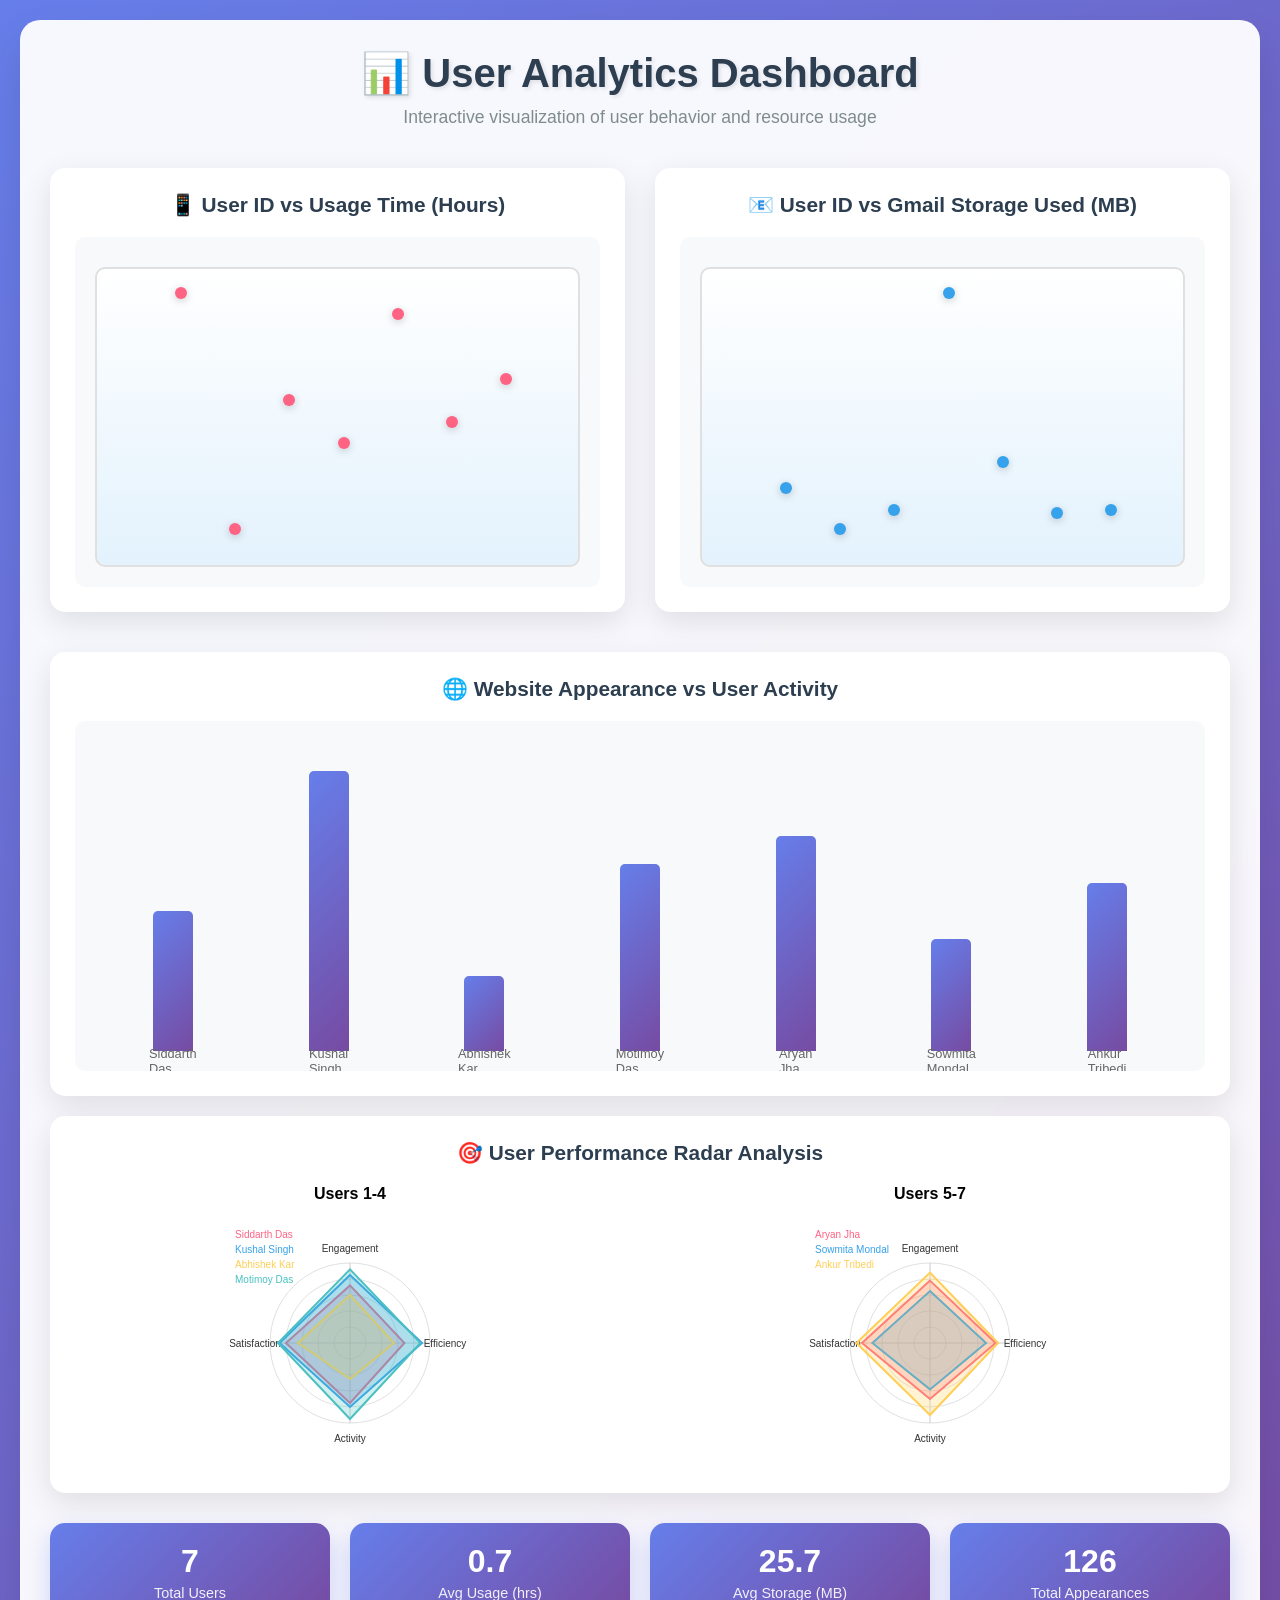
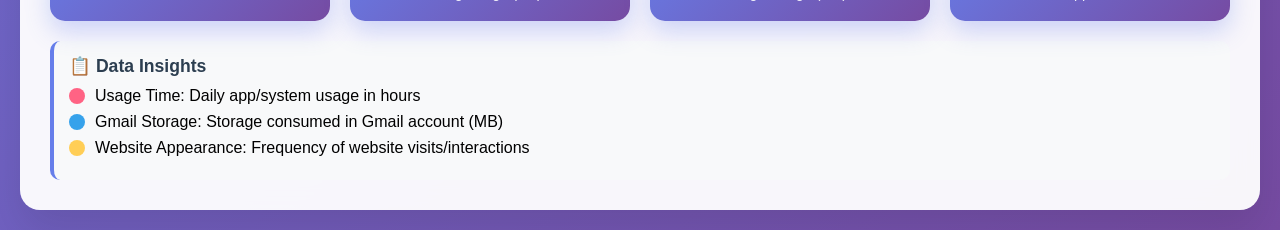
<file: week5/admindashboard.html>
<!DOCTYPE html>
<html lang="en">
<head>
    <meta charset="UTF-8">
    <meta name="viewport" content="width=device-width, initial-scale=1.0">
    <title>User Analytics Dashboard</title>
    <style>
        * {
            margin: 0;
            padding: 0;
            box-sizing: border-box;
        }

        body {
            font-family: 'Segoe UI', Tahoma, Geneva, Verdana, sans-serif;
            background: linear-gradient(135deg, #667eea 0%, #764ba2 100%);
            min-height: 100vh;
            padding: 20px;
        }

        .container {
            max-width: 1400px;
            margin: 0 auto;
            background: rgba(255, 255, 255, 0.95);
            border-radius: 20px;
            padding: 30px;
            box-shadow: 0 20px 40px rgba(0, 0, 0, 0.1);
            backdrop-filter: blur(10px);
        }

        .header {
            text-align: center;
            margin-bottom: 40px;
        }

        .header h1 {
            color: #2c3e50;
            font-size: 2.5em;
            margin-bottom: 10px;
            text-shadow: 2px 2px 4px rgba(0, 0, 0, 0.1);
        }

        .header p {
            color: #7f8c8d;
            font-size: 1.1em;
        }

        .charts-grid {
            display: grid;
            grid-template-columns: 1fr 1fr;
            gap: 30px;
            margin-bottom: 40px;
        }

        .chart-container {
            background: white;
            border-radius: 15px;
            padding: 25px;
            box-shadow: 0 10px 30px rgba(0, 0, 0, 0.1);
            transition: transform 0.3s ease, box-shadow 0.3s ease;
        }

        .chart-container:hover {
            transform: translateY(-5px);
            box-shadow: 0 15px 40px rgba(0, 0, 0, 0.15);
        }

        .chart-title {
            font-size: 1.3em;
            color: #2c3e50;
            margin-bottom: 20px;
            text-align: center;
            font-weight: 600;
        }

        .chart-wrapper {
            position: relative;
            height: 350px;
            display: flex;
            align-items: flex-end;
            justify-content: space-around;
            background: #f8f9fa;
            border-radius: 10px;
            padding: 20px;
            overflow: hidden;
        }

        .scatter-chart {
            position: relative;
            width: 100%;
            height: 300px;
            background: linear-gradient(to top, #e3f2fd 0%, #ffffff 100%);
            border-radius: 10px;
            border: 2px solid #e0e0e0;
        }

        .scatter-point {
            position: absolute;
            width: 12px;
            height: 12px;
            border-radius: 50%;
            cursor: pointer;
            transition: all 0.3s ease;
            box-shadow: 0 2px 8px rgba(0, 0, 0, 0.2);
        }

        .scatter-point:hover {
            transform: scale(1.5);
            box-shadow: 0 4px 16px rgba(0, 0, 0, 0.3);
        }

        .usage-point { background: #ff6384; }
        .storage-point { background: #36a2eb; }
        .appearance-point { background: #ffce56; }

        .bar {
            background: linear-gradient(135deg, #667eea, #764ba2);
            border-radius: 5px 5px 0 0;
            min-height: 5px;
            width: 40px;
            margin: 0 5px;
            position: relative;
            transition: all 0.3s ease;
            cursor: pointer;
        }

        .bar:hover {
            filter: brightness(1.2);
            transform: translateY(-5px);
        }

        .bar-label {
            position: absolute;
            bottom: -25px;
            left: 50%;
            transform: translateX(-50%);
            font-size: 0.8em;
            color: #666;
            font-weight: 500;
        }

        .bar-value {
            position: absolute;
            top: -25px;
            left: 50%;
            transform: translateX(-50%);
            font-size: 0.8em;
            color: #333;
            font-weight: bold;
            background: rgba(255, 255, 255, 0.9);
            padding: 2px 6px;
            border-radius: 4px;
            opacity: 0;
            transition: opacity 0.3s ease;
        }

        .bar:hover .bar-value {
            opacity: 1;
        }

        .radar-section {
            background: white;
            border-radius: 15px;
            padding: 25px;
            box-shadow: 0 10px 30px rgba(0, 0, 0, 0.1);
            margin-top: 20px;
        }

        .radar-container {
            display: grid;
            grid-template-columns: repeat(auto-fit, minmax(300px, 1fr));
            gap: 30px;
        }

        .radar-chart {
            position: relative;
            width: 250px;
            height: 250px;
            margin: 0 auto;
        }

        .radar-svg {
            width: 100%;
            height: 100%;
        }

        .stats-grid {
            display: grid;
            grid-template-columns: repeat(auto-fit, minmax(200px, 1fr));
            gap: 20px;
            margin-top: 30px;
        }

        .stat-card {
            background: linear-gradient(135deg, #667eea, #764ba2);
            color: white;
            padding: 20px;
            border-radius: 15px;
            text-align: center;
            box-shadow: 0 10px 25px rgba(102, 126, 234, 0.3);
        }

        .stat-value {
            font-size: 2em;
            font-weight: bold;
            margin-bottom: 5px;
        }

        .stat-label {
            font-size: 0.9em;
            opacity: 0.9;
        }

        .legend {
            margin-top: 20px;
            padding: 15px;
            background: #f8f9fa;
            border-radius: 10px;
            border-left: 4px solid #667eea;
        }

        .legend h3 {
            color: #2c3e50;
            margin-bottom: 10px;
            font-size: 1.1em;
        }

        .legend-item {
            display: flex;
            align-items: center;
            margin-bottom: 8px;
        }

        .legend-color {
            width: 16px;
            height: 16px;
            border-radius: 50%;
            margin-right: 10px;
        }

        .tooltip {
            position: absolute;
            background: rgba(0, 0, 0, 0.8);
            color: white;
            padding: 8px 12px;
            border-radius: 6px;
            font-size: 0.8em;
            pointer-events: none;
            opacity: 0;
            transition: opacity 0.3s ease;
            z-index: 1000;
        }

        @media (max-width: 768px) {
            .charts-grid {
                grid-template-columns: 1fr;
            }
            
            .container {
                padding: 20px;
            }
            
            .header h1 {
                font-size: 2em;
            }
        }
    </style>
</head>
<body>
    <div class="container">
        <div class="header">
            <h1>📊 User Analytics Dashboard</h1>
            <p>Interactive visualization of user behavior and resource usage</p>
        </div>

        <div class="charts-grid">
            <div class="chart-container">
                <div class="chart-title">📱 User ID vs Usage Time (Hours)</div>
                <div class="chart-wrapper">
                    <div class="scatter-chart" id="usageTimeChart"></div>
                </div>
            </div>

            <div class="chart-container">
                <div class="chart-title">📧 User ID vs Gmail Storage Used (MB)</div>
                <div class="chart-wrapper">
                    <div class="scatter-chart" id="gmailStorageChart"></div>
                </div>
            </div>
        </div>

        <div class="chart-container">
            <div class="chart-title">🌐 Website Appearance vs User Activity</div>
            <div class="chart-wrapper" id="websiteAppearanceChart"></div>
        </div>

        <div class="radar-section">
            <div class="chart-title">🎯 User Performance Radar Analysis</div>
            <div class="radar-container">
                <div>
                    <h4 style="text-align: center; margin-bottom: 15px;">Users 1-4</h4>
                    <div class="radar-chart">
                        <svg class="radar-svg" id="radarChart1"></svg>
                    </div>
                </div>
                <div>
                    <h4 style="text-align: center; margin-bottom: 15px;">Users 5-7</h4>
                    <div class="radar-chart">
                        <svg class="radar-svg" id="radarChart2"></svg>
                    </div>
                </div>
            </div>
        </div>

        <div class="stats-grid">
            <div class="stat-card">
                <div class="stat-value">7</div>
                <div class="stat-label">Total Users</div>
            </div>
            <div class="stat-card">
                <div class="stat-value" id="avgUsage">0</div>
                <div class="stat-label">Avg Usage (hrs)</div>
            </div>
            <div class="stat-card">
                <div class="stat-value" id="avgStorage">0</div>
                <div class="stat-label">Avg Storage (MB)</div>
            </div>
            <div class="stat-card">
                <div class="stat-value" id="totalAppearances">0</div>
                <div class="stat-label">Total Appearances</div>
            </div>
        </div>

        <div class="legend">
            <h3>📋 Data Insights</h3>
            <div class="legend-item">
                <div class="legend-color" style="background: #FF6384;"></div>
                <span>Usage Time: Daily app/system usage in hours</span>
            </div>
            <div class="legend-item">
                <div class="legend-color" style="background: #36A2EB;"></div>
                <span>Gmail Storage: Storage consumed in Gmail account (MB)</span>
            </div>
            <div class="legend-item">
                <div class="legend-color" style="background: #FFCE56;"></div>
                <span>Website Appearance: Frequency of website visits/interactions</span>
            </div>
        </div>
    </div>

    <div class="tooltip" id="tooltip"></div>

    <script>
        // ========== REPLACE THIS DATA WITH YOUR ACTUAL DATA ==========
        const userData = {
            userIds: ['Siddarth Das', 'Kushal Singh', 'Abhishek Kar', 'Motimoy Das', 'Aryan Jha', 'Sowmita Mondal', 'Ankur Tribedi'],
            usageTime: [1.2, 0.1, 0.7, 0.5, 1.1, 0.6, 0.8],
            gmailStorage: [19, 2, 10, 100, 30, 8.9, 10.1],
            websiteAppearances: [15, 30, 8, 20, 23, 12, 18],
            performanceMetrics: {
                engagement: [72, 85, 60, 92, 78, 65, 88],
                efficiency: [68, 90, 55, 88, 82, 70, 85],
                activity: [75, 80, 45, 95, 70, 58, 90],
                satisfaction: [80, 88, 65, 90, 85, 72, 92]
            }
        };
        // ============================================================

        // Calculate statistics
        const avgUsage = (userData.usageTime.reduce((a, b) => a + b, 0) / userData.usageTime.length).toFixed(1);
        const avgStorage = (userData.gmailStorage.reduce((a, b) => a + b, 0) / userData.gmailStorage.length).toFixed(1);
        const totalAppearances = userData.websiteAppearances.reduce((a, b) => a + b, 0);

        document.getElementById('avgUsage').textContent = avgUsage;
        document.getElementById('avgStorage').textContent = avgStorage;
        document.getElementById('totalAppearances').textContent = totalAppearances;

        // Tooltip functionality
        const tooltip = document.getElementById('tooltip');

        function showTooltip(event, text) {
            tooltip.textContent = text;
            tooltip.style.left = event.pageX + 10 + 'px';
            tooltip.style.top = event.pageY - 30 + 'px';
            tooltip.style.opacity = '1';
        }

        function hideTooltip() {
            tooltip.style.opacity = '0';
        }

        // Create Usage Time Scatter Chart
        function createScatterChart(containerId, data, className, label) {
            const container = document.getElementById(containerId);
            const maxValue = Math.max(...data);
            const minValue = Math.min(...data);
            const range = maxValue - minValue || 1;

            data.forEach((value, index) => {
                const point = document.createElement('div');
                point.className = `scatter-point ${className}`;
                
                const x = ((index + 1) / 8) * 90 + 5; // 5% to 95% of width
                const y = ((value - minValue) / range) * 80 + 10; // 10% to 90% of height
                
                point.style.left = x + '%';
                point.style.bottom = y + '%';
                
                point.addEventListener('mouseenter', (e) => {
                    showTooltip(e, `${userData.userIds[index]}: ${value} ${label}`);
                });
                
                point.addEventListener('mouseleave', hideTooltip);
                
                container.appendChild(point);
            });
        }

        // Create Usage Time Chart
        createScatterChart('usageTimeChart', userData.usageTime, 'usage-point', 'hours');

        // Create Gmail Storage Chart
        createScatterChart('gmailStorageChart', userData.gmailStorage, 'storage-point', 'GB');

        // Create Website Appearance Bar Chart
        function createBarChart() {
            const container = document.getElementById('websiteAppearanceChart');
            const maxValue = Math.max(...userData.websiteAppearances);

            userData.websiteAppearances.forEach((value, index) => {
                const bar = document.createElement('div');
                bar.className = 'bar';
                bar.style.height = (value / maxValue) * 280 + 'px';
                
                const label = document.createElement('div');
                label.className = 'bar-label';
                label.textContent = userData.userIds[index];
                bar.appendChild(label);
                
                const valueLabel = document.createElement('div');
                valueLabel.className = 'bar-value';
                valueLabel.textContent = value;
                bar.appendChild(valueLabel);
                
                container.appendChild(bar);
            });
        }

        createBarChart();

        // Create Radar Charts
        function createRadarChart(svgId, userIndices) {
            const svg = document.getElementById(svgId);
            const size = 250;
            const center = size / 2;
            const radius = 80;
            
            svg.setAttribute('viewBox', `0 0 ${size} ${size}`);
            
            // Create background grid
            const levels = 5;
            for (let i = 1; i <= levels; i++) {
                const circle = document.createElementNS('http://www.w3.org/2000/svg', 'circle');
                circle.setAttribute('cx', center);
                circle.setAttribute('cy', center);
                circle.setAttribute('r', (radius * i) / levels);
                circle.setAttribute('fill', 'none');
                circle.setAttribute('stroke', '#e0e0e0');
                circle.setAttribute('stroke-width', '1');
                svg.appendChild(circle);
            }
            
            // Create axis lines and labels
            const metrics = ['Engagement', 'Efficiency', 'Activity', 'Satisfaction'];
            const angles = metrics.map((_, i) => (i * 2 * Math.PI) / metrics.length - Math.PI / 2);
            
            angles.forEach((angle, i) => {
                const x2 = center + Math.cos(angle) * radius;
                const y2 = center + Math.sin(angle) * radius;
                
                const line = document.createElementNS('http://www.w3.org/2000/svg', 'line');
                line.setAttribute('x1', center);
                line.setAttribute('y1', center);
                line.setAttribute('x2', x2);
                line.setAttribute('y2', y2);
                line.setAttribute('stroke', '#ccc');
                line.setAttribute('stroke-width', '1');
                svg.appendChild(line);
                
                // Add labels
                const labelX = center + Math.cos(angle) * (radius + 15);
                const labelY = center + Math.sin(angle) * (radius + 15);
                
                const text = document.createElementNS('http://www.w3.org/2000/svg', 'text');
                text.setAttribute('x', labelX);
                text.setAttribute('y', labelY);
                text.setAttribute('text-anchor', 'middle');
                text.setAttribute('dominant-baseline', 'central');
                text.setAttribute('font-size', '10');
                text.setAttribute('fill', '#333');
                text.textContent = metrics[i];
                svg.appendChild(text);
            });
            
            // Draw user data
            const colors = ['#ff6384', '#36a2eb', '#ffce56', '#4bc0c0', '#9966ff', '#ff9f40', '#c9cbcf'];
            
            userIndices.forEach((userIndex, i) => {
                const values = [
                    userData.performanceMetrics.engagement[userIndex],
                    userData.performanceMetrics.efficiency[userIndex],
                    userData.performanceMetrics.activity[userIndex],
                    userData.performanceMetrics.satisfaction[userIndex]
                ];
                
                const points = angles.map((angle, j) => {
                    const value = values[j] / 100; // Normalize to 0-1
                    const x = center + Math.cos(angle) * radius * value;
                    const y = center + Math.sin(angle) * radius * value;
                    return `${x},${y}`;
                }).join(' ');
                
                const polygon = document.createElementNS('http://www.w3.org/2000/svg', 'polygon');
                polygon.setAttribute('points', points);
                polygon.setAttribute('fill', colors[i] + '40');
                polygon.setAttribute('stroke', colors[i]);
                polygon.setAttribute('stroke-width', '2');
                svg.appendChild(polygon);
                
                // Add user label
                const text = document.createElementNS('http://www.w3.org/2000/svg', 'text');
                text.setAttribute('x', 10);
                text.setAttribute('y', 20 + i * 15);
                text.setAttribute('font-size', '10');
                text.setAttribute('fill', colors[i]);
                text.textContent = userData.userIds[userIndex];
                svg.appendChild(text);
            });
        }

        // Create radar charts
        createRadarChart('radarChart1', [0, 1, 2, 3]);
        createRadarChart('radarChart2', [4, 5, 6]);

        console.log('Dashboard created successfully!');
    </script>
</body>
</html>
</file>
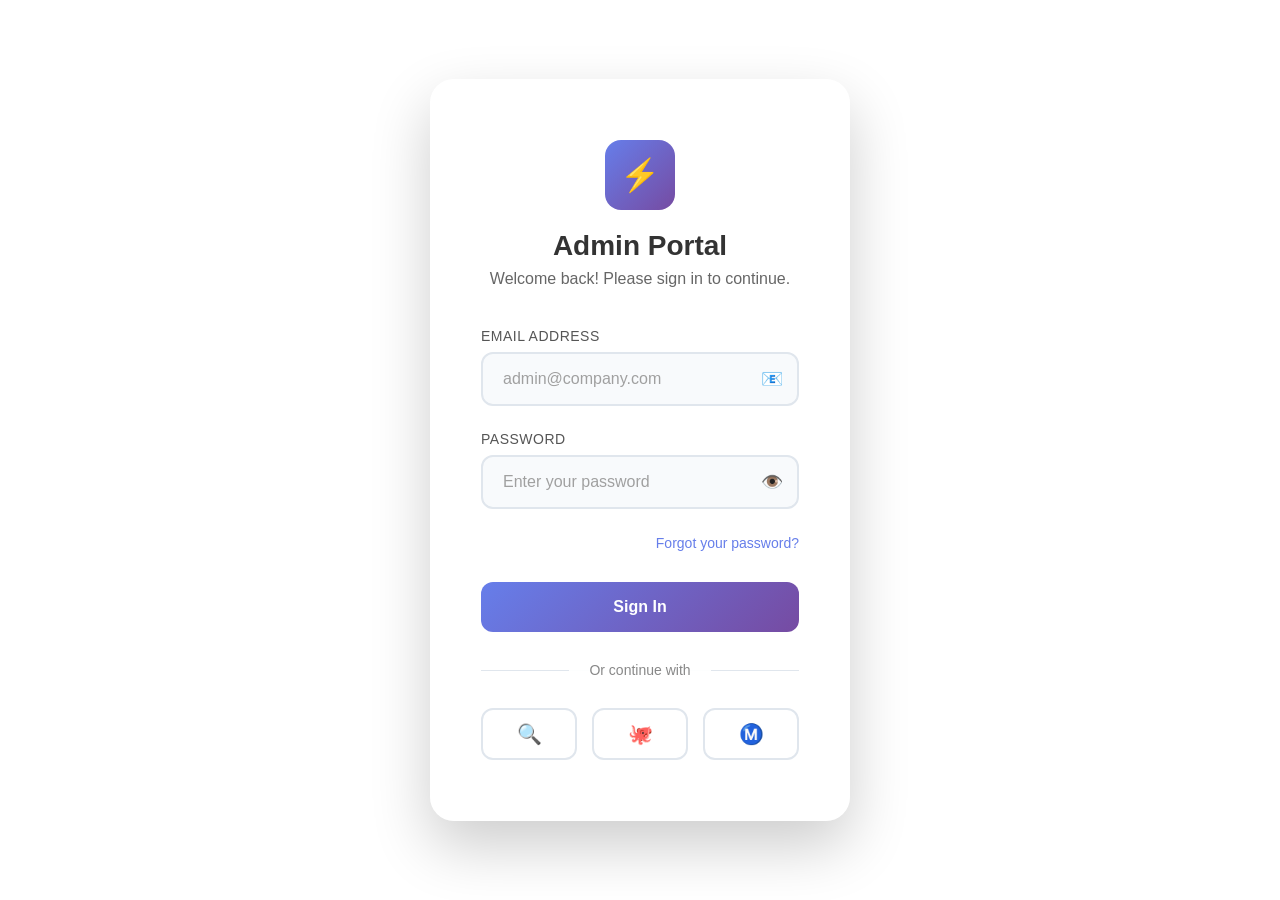
<file: week5/adminlogin.html>
<!DOCTYPE html>
<html lang="en">
<head>
    <meta charset="UTF-8">
    <meta name="viewport" content="width=device-width, initial-scale=1.0">
    <title>Admin Login - Dashboard</title>
    <style>
        * {
            margin: 0;
            padding: 0;
            box-sizing: border-box;
        }

        body {
            display: flex;
            justify-content: center;
            align-items: center;
            min-height: 100vh; /* full height */
            position: relative;
            font-family: 'Segoe UI', Tahoma, Geneva, Verdana, sans-serif;
            background-image: url('https://www.theworkathomewoman.com/wp-content/uploads/Young-woman-looking-at-data-analytics-from-la.png');
            background-size: cover;
            background-position: center;
        }


        /* Animated background particles */
        .particles {
            position: absolute;
            top: 0;
            left: 0;
            width: 100%;
            height: 100%;
            pointer-events: none;
            z-index: 1;
        }

        .particle {
            position: absolute;
            width: 4px;
            height: 4px;
            background: rgba(255, 255, 255, 0.3);
            border-radius: 50%;
            animation: float 8s infinite linear;
        }

        @keyframes float {
            0% {
                transform: translateY(100vh) rotate(0deg);
                opacity: 0;
            }
            10% {
                opacity: 1;
            }
            90% {
                opacity: 1;
            }
            100% {
                transform: translateY(-100px) rotate(360deg);
                opacity: 0;
            }
        }

        .login-container {
            background: transparent;
            backdrop-filter: blur(20px);
            border-radius: 24px;
            padding: 60px 50px;
            width: 420px;
            box-shadow: 0 25px 60px rgba(0, 0, 0, 0.2);
            border: 1px solid rgba(255, 255, 255, 0.3);
            position: relative;
            z-index: 10;
            transform: translateY(20px);
            animation: slideUp 0.8s ease-out forwards;
        }

        @keyframes slideUp {
            to {
                transform: translateY(0);
            }
        }

        .logo {
            text-align: center;
            margin-bottom: 40px;
        }

        .logo-icon {
            width: 70px;
            height: 70px;
            background: linear-gradient(135deg, #667eea, #764ba2);
            border-radius: 16px;
            margin: 0 auto 20px;
            display: flex;
            align-items: center;
            justify-content: center;
            position: relative;
            transform: rotate(0deg);
            transition: transform 0.3s ease;
        }

        .logo-icon:hover {
            transform: rotate(5deg);
        }

        .logo-icon::before {
            content: '⚡';
            font-size: 32px;
            color: white;
        }

        h1 {
            color: #333;
            font-size: 28px;
            font-weight: 600;
            margin-bottom: 8px;
        }

        .subtitle {
            color: #666;
            font-size: 16px;
            margin-bottom: 40px;
        }

        .form-group {
            margin-bottom: 25px;
            position: relative;
        }

        .form-group label {
            display: block;
            color: #555;
            font-weight: 500;
            margin-bottom: 8px;
            font-size: 14px;
            text-transform: uppercase;
            letter-spacing: 0.5px;
        }

        .input-container {
            position: relative;
        }

        .form-group input {
            width: 100%;
            padding: 16px 20px;
            border: 2px solid #e0e6ed;
            border-radius: 12px;
            font-size: 16px;
            background: #f8fafc;
            transition: all 0.3s ease;
            outline: none;
        }

        .form-group input:focus {
            border-color: #667eea;
            background: white;
            box-shadow: 0 0 0 4px rgba(102, 126, 234, 0.1);
            transform: translateY(-2px);
        }

        .form-group input::placeholder {
            color: #a0a0a0;
        }

        .input-icon {
            position: absolute;
            right: 16px;
            top: 50%;
            transform: translateY(-50%);
            color: #a0a0a0;
            font-size: 18px;
            transition: color 0.3s ease;
        }

        .form-group input:focus + .input-icon {
            color: #667eea;
        }

        .forgot-password {
            text-align: right;
            margin-bottom: 30px;
        }

        .forgot-password a {
            color: #667eea;
            text-decoration: none;
            font-size: 14px;
            font-weight: 500;
            transition: color 0.3s ease;
        }

        .forgot-password a:hover {
            color: #764ba2;
            text-decoration: underline;
        }

        .login-btn {
            width: 100%;
            padding: 16px;
            background: linear-gradient(135deg, #667eea 0%, #764ba2 100%);
            color: white;
            border: none;
            border-radius: 12px;
            font-size: 16px;
            font-weight: 600;
            cursor: pointer;
            transition: all 0.3s ease;
            position: relative;
            overflow: hidden;
        }

        .login-btn:hover {
            transform: translateY(-2px);
            box-shadow: 0 15px 35px rgba(102, 126, 234, 0.4);
        }

        .login-btn:active {
            transform: translateY(0);
        }

        .login-btn::before {
            content: '';
            position: absolute;
            top: 0;
            left: -100%;
            width: 100%;
            height: 100%;
            background: linear-gradient(90deg, transparent, rgba(255, 255, 255, 0.3), transparent);
            transition: left 0.5s;
        }

        .login-btn:hover::before {
            left: 100%;
        }

        .divider {
            text-align: center;
            margin: 30px 0;
            position: relative;
            color: #888;
            font-size: 14px;
        }

        .divider::before {
            content: '';
            position: absolute;
            top: 50%;
            left: 0;
            right: 0;
            height: 1px;
            background: #e0e6ed;
            z-index: 1;
        }

        .divider span {
            background: rgba(255, 255, 255, 0.95);
            padding: 0 20px;
            position: relative;
            z-index: 2;
        }

        .social-login {
            display: flex;
            gap: 15px;
        }

        .social-btn {
            flex: 1;
            padding: 12px;
            border: 2px solid #e0e6ed;
            background: white;
            border-radius: 12px;
            cursor: pointer;
            transition: all 0.3s ease;
            display: flex;
            align-items: center;
            justify-content: center;
            font-size: 20px;
        }

        .social-btn:hover {
            border-color: #667eea;
            transform: translateY(-2px);
            box-shadow: 0 8px 25px rgba(0, 0, 0, 0.1);
        }

        .loading {
            display: none;
            margin-left: 10px;
        }

        .spinner {
            width: 20px;
            height: 20px;
            border: 2px solid #ffffff;
            border-top: 2px solid transparent;
            border-radius: 50%;
            animation: spin 1s linear infinite;
        }

        @keyframes spin {
            0% { transform: rotate(0deg); }
            100% { transform: rotate(360deg); }
        }

        .error-message {
            background: #fee;
            color: #c33;
            padding: 12px;
            border-radius: 8px;
            margin-bottom: 20px;
            border-left: 4px solid #c33;
            display: none;
            animation: shake 0.5s ease-in-out;
        }

        @keyframes shake {
            0%, 100% { transform: translateX(0); }
            25% { transform: translateX(-5px); }
            75% { transform: translateX(5px); }
        }

        .success-message {
            background: #efe;
            color: #363;
            padding: 12px;
            border-radius: 8px;
            margin-bottom: 20px;
            border-left: 4px solid #363;
            display: none;
        }

        @media (max-width: 480px) {
            .login-container {
                width: 90%;
                padding: 40px 30px;
                margin: 20px;
            }
            
            h1 {
                font-size: 24px;
            }
        }
    </style>
</head>
<body>
    <div class="particles" id="particles"></div>
    
    <div class="login-container">
        <div class="logo">
            <div class="logo-icon"></div>
            <h1>Admin Portal</h1>
            <p class="subtitle">Welcome back! Please sign in to continue.</p>
        </div>

        <div class="error-message" id="errorMessage">
            Invalid credentials. Please try again.
        </div>

        <div class="success-message" id="successMessage">
            Login successful! Redirecting...
        </div>

        <form id="loginForm">
            <div class="form-group">
                <label for="email">Email Address</label>
                <div class="input-container">
                    <input type="email" id="email" name="email" placeholder="admin@company.com" required>
                    <span class="input-icon">📧</span>
                </div>
            </div>

            <div class="form-group">
                <label for="password">Password</label>
                <div class="input-container">
                    <input type="password" id="password" name="password" placeholder="Enter your password" required>
                    <span class="input-icon" id="passwordToggle" style="cursor: pointer;">👁️</span>
                </div>
            </div>

            <div class="forgot-password">
                <a href="#" id="forgotPassword">Forgot your password?</a>
            </div>

            <button type="submit" class="login-btn" id="loginBtn" onclick="window.open('adminpage.html')">
                Sign In
                <div class="loading" id="loading">
                    <div class="spinner"></div>
                </div>
            </button>
        </form>

        <div class="divider">
            <span>Or continue with</span>
        </div>

        <div class="social-login">
            <button class="social-btn" id="googleLogin" title="Continue with Google">🔍</button>
            <button class="social-btn" id="githubLogin" title="Continue with GitHub">🐙</button>
            <button class="social-btn" id="microsoftLogin" title="Continue with Microsoft">Ⓜ️</button>
        </div>
    </div>

    <script>
        // Create floating particles
        function createParticles() {
            const particlesContainer = document.getElementById('particles');
            const particleCount = 30;

            for (let i = 0; i < particleCount; i++) {
                const particle = document.createElement('div');
                particle.className = 'particle';
                particle.style.left = Math.random() * 100 + '%';
                particle.style.animationDelay = Math.random() * 8 + 's';
                particle.style.animationDuration = (Math.random() * 4 + 6) + 's';
                particlesContainer.appendChild(particle);
            }
        }

        // Password visibility toggle
        document.getElementById('passwordToggle').addEventListener('click', function() {
            const passwordField = document.getElementById('password');
            const type = passwordField.getAttribute('type') === 'password' ? 'text' : 'password';
            passwordField.setAttribute('type', type);
            this.textContent = type === 'password' ? '👁️' : '🙈';
        });

        // Form submission
        document.getElementById('loginForm').addEventListener('submit', function(e) {
            e.preventDefault();
            
            const email = document.getElementById('email').value;
            const password = document.getElementById('password').value;
            const loginBtn = document.getElementById('loginBtn');
            const loading = document.getElementById('loading');
            const errorMessage = document.getElementById('errorMessage');
            const successMessage = document.getElementById('successMessage');

            // Hide any previous messages
            errorMessage.style.display = 'none';
            successMessage.style.display = 'none';

            // Show loading state
            loginBtn.disabled = true;
            loading.style.display = 'inline-block';
            loginBtn.textContent = 'Signing in...';

            // Simulate authentication (replace with actual authentication logic)
            setTimeout(() => {
                if (email === 'admin@demo.com' && password === 'demo123') {
                    successMessage.style.display = 'block';
                    successMessage.textContent = 'Login successful! Redirecting to dashboard...';
                    
                    setTimeout(() => {
                        // Redirect to dashboard (replace with actual URL)
                        alert('Redirect to admin dashboard would happen here!');
                    }, 1500);
                } else {
                    errorMessage.style.display = 'block';
                    loginBtn.disabled = false;
                    loading.style.display = 'none';
                    loginBtn.textContent = 'Sign In';
                }
            }, 1500);
        });

        // Social login buttons
        document.getElementById('googleLogin').addEventListener('click', () => {
            alert('Google OAuth integration would be implemented here');
        });

        document.getElementById('githubLogin').addEventListener('click', () => {
            alert('GitHub OAuth integration would be implemented here');
        });

        document.getElementById('microsoftLogin').addEventListener('click', () => {
            alert('Microsoft OAuth integration would be implemented here');
        });

        // Forgot password
        document.getElementById('forgotPassword').addEventListener('click', (e) => {
            e.preventDefault();
            alert('Password reset functionality would be implemented here');
        });

        // Add smooth focus transitions
        const inputs = document.querySelectorAll('input');
        inputs.forEach(input => {
            input.addEventListener('focus', function() {
                this.parentElement.parentElement.style.transform = 'translateY(-2px)';
            });
            
            input.addEventListener('blur', function() {
                this.parentElement.parentElement.style.transform = 'translateY(0)';
            });
        });

        // Initialize particles when page loads
        window.addEventListener('load', createParticles);

        // Add keyboard shortcuts
        document.addEventListener('keydown', function(e) {
            if (e.ctrlKey && e.key === 'Enter') {
                document.getElementById('loginForm').dispatchEvent(new Event('submit'));
            }
        });
    </script>
</body>
</html>
</file>
